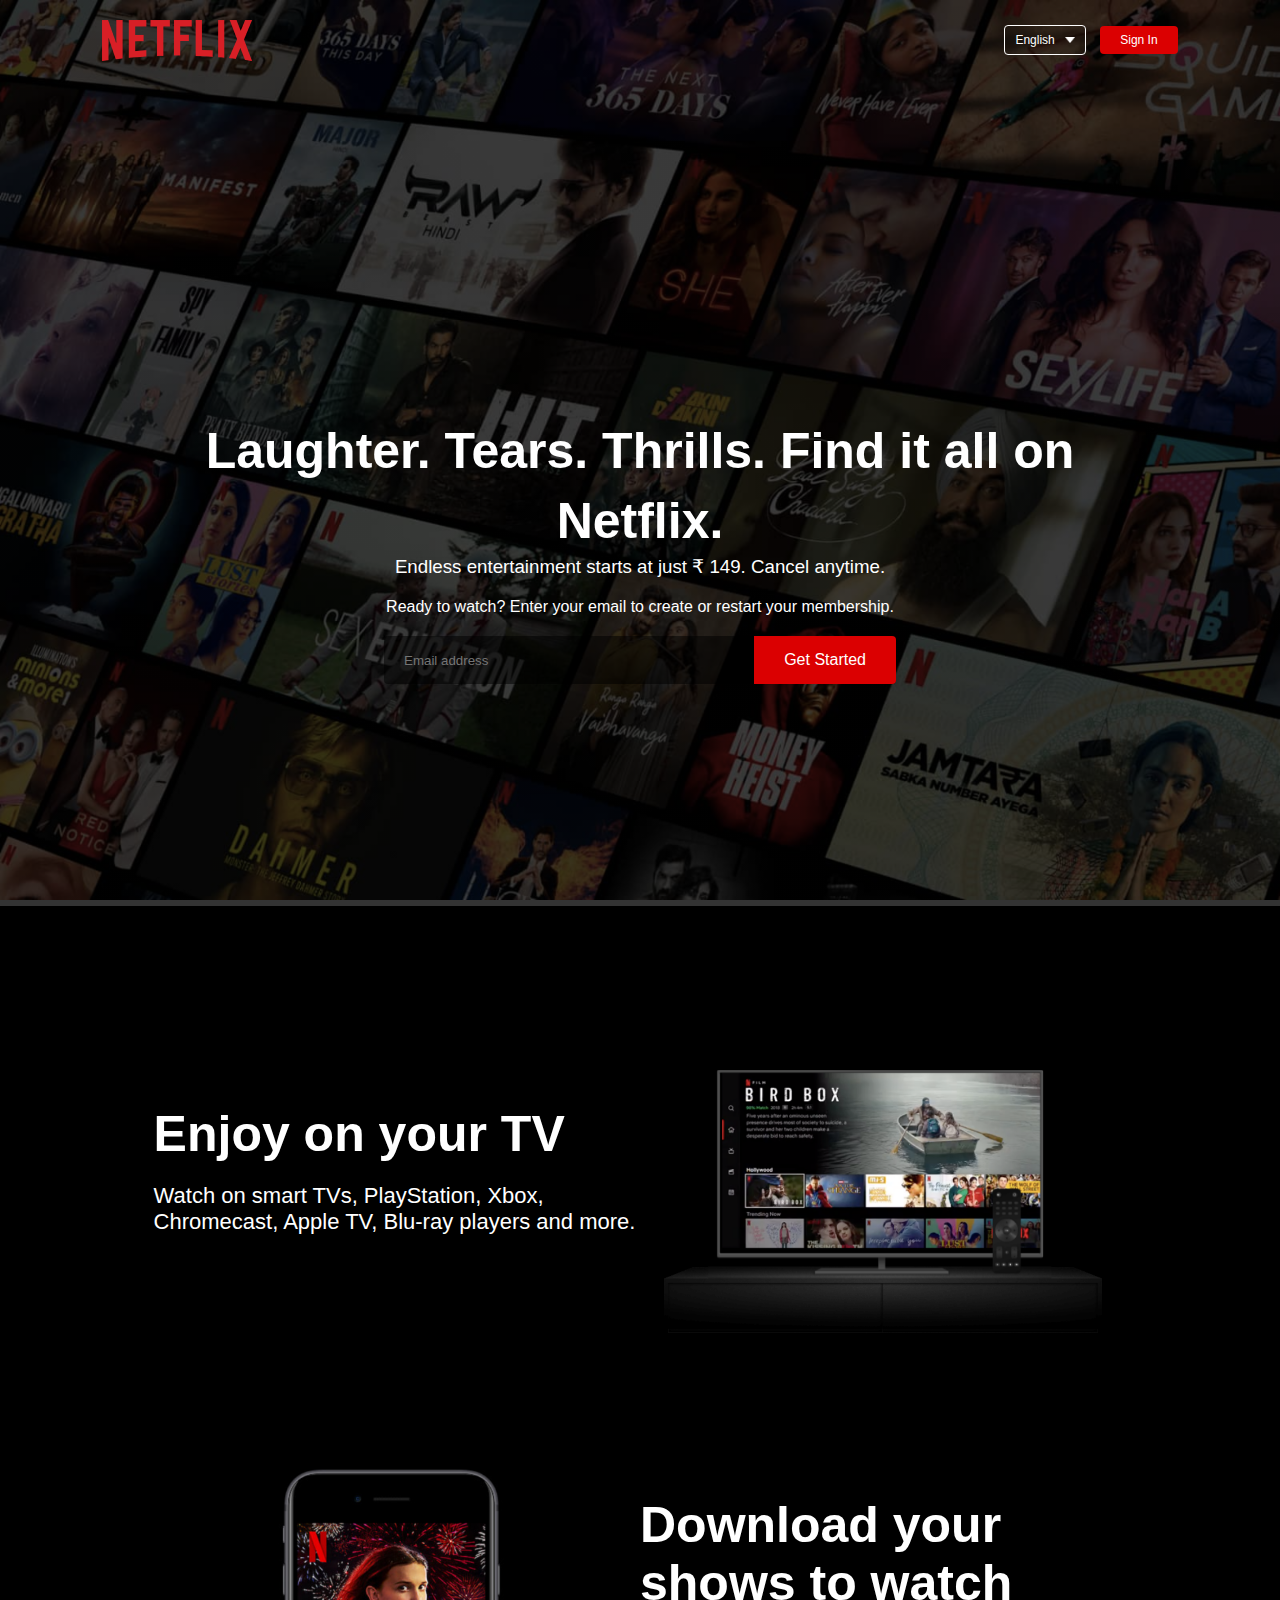
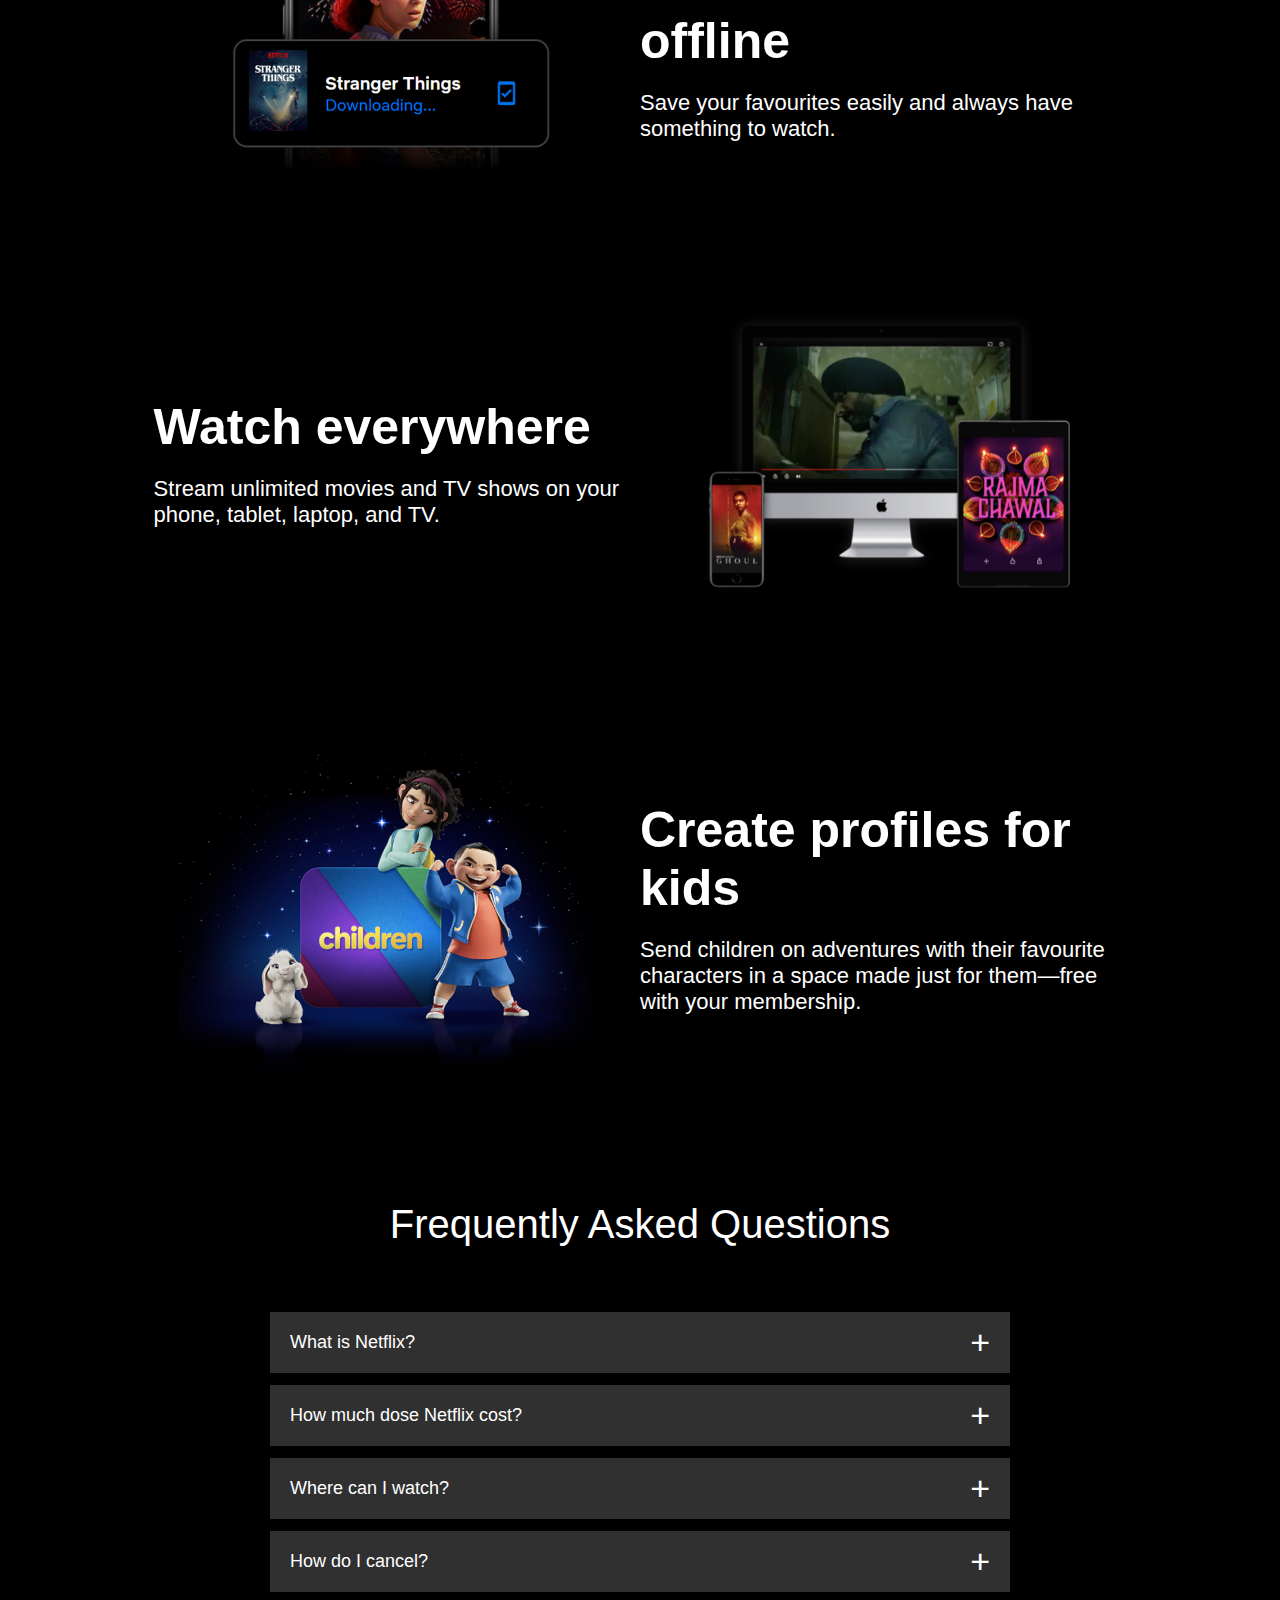
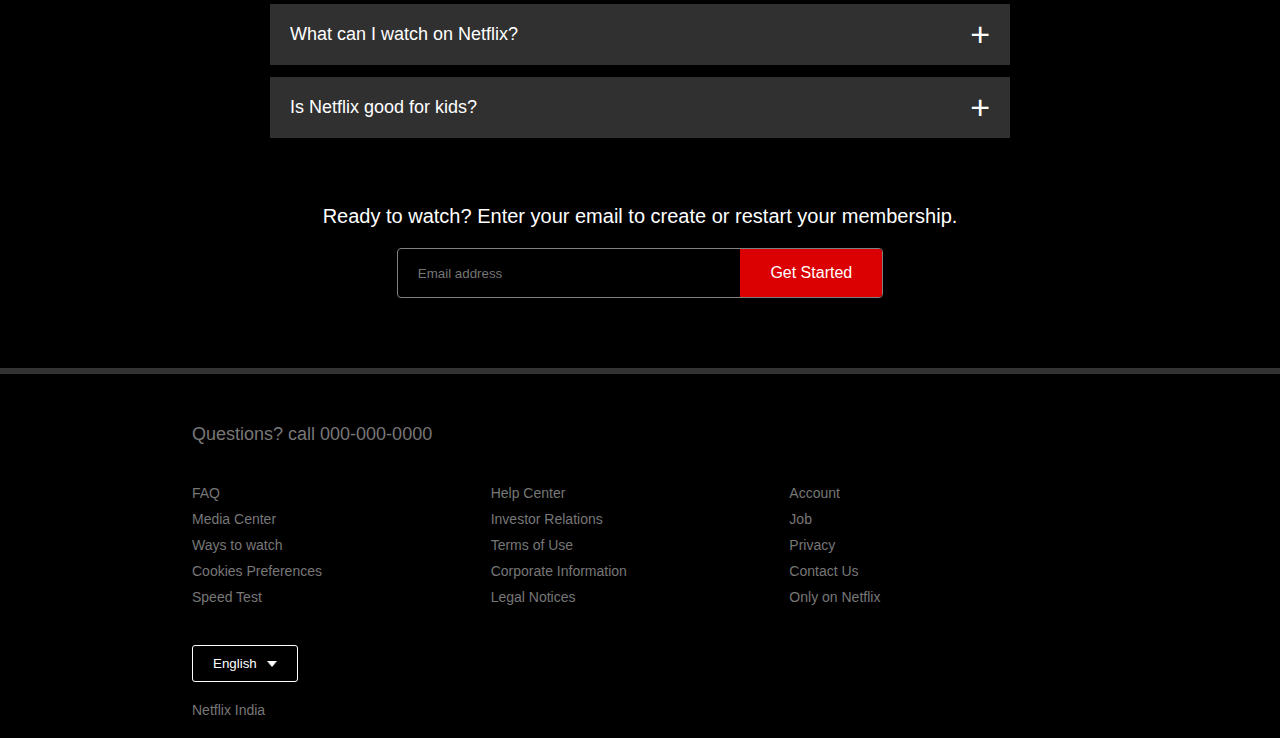
<file: Netflix/index.html>
<!DOCTYPE html>
<html>
<head>
    <meta charset="UTF-8">
    <meta name="viewport" content="width=device-width, initial-scale=1.0">
    <title>Netflix</title>
    <link rel="stylesheet" href="style.css">
</head>
<body>
    <div class="header">
        <nav>
            <img src="Images/logo.png" class="logo">
            <div>
                <button class="language-btn">English <img src="Images/down-icon.png"></button>
                <button>Sign In</button>
            </div>
        </nav>
        <div class="header-content">
            <h1>Laughter. Tears. Thrills. Find it all on Netflix.</h1>
            <h3>Endless entertainment starts at just ₹ 149. Cancel anytime.</h3>
            <p class="membership">Ready to watch? Enter your email to create or restart your membership.</p>
            <form class="email-signup">
                <input type="email" placeholder="Email address" required>
                <button type="submit">Get Started</button>
            </form>
        </div>
    </div>
    <div class="features">
        <div class="row">
            <div class="text-col">
                <h2>Enjoy on your TV</h2>
                <p>Watch on smart TVs, PlayStation, Xbox, Chromecast, Apple TV, Blu-ray players and more.</p>
            </div>
            <div class="img-col">
                <img src="Images/feature-1.png">
            </div>
        </div>
        <div class="row">
            <div class="img-col">
                <img src="Images/feature-2.png">
            </div>
            <div class="text-col">
                <h2>Download your shows to watch offline</h2>
                <p>Save your favourites easily and always have something to watch.</p>
            </div>
        </div>
        <div class="row">
            <div class="text-col">
                <h2>Watch everywhere</h2>
                <p>Stream unlimited movies and TV shows on your phone, tablet, laptop, and TV.</p>
            </div>
            <div class="img-col">
                <img src="Images/feature-3.png">
            </div>
        </div>
        <div class="row">
            <div class="img-col">
                <img src="Images/feature-4.png">
            </div>
            <div class="text-col">
                <h2>Create profiles for kids</h2>
                <p>Send children on adventures with their favourite characters in a space made just for them—free with your membership.</p>
            </div>
        </div>
    </div>

    <div class="faq">
        <h2>Frequently Asked Questions</h2>
        <ul class="accordion">
            <li>
                <input type="radio" name="accordion" id="first">
                <label for="first">What is Netflix?</label>
                <div class="content">
                    <p> Netflix is a streaming service.</p>
                </div>
            </li>
            <li>
                <input type="radio" name="accordion" id="second">
                <label for="second">How much dose Netflix cost?</label>
                <div class="content">
                    <p> Netflix is a streaming service.</p>
                </div>
            </li>
            <li>
                <input type="radio" name="accordion" id="third">
                <label for="third">Where can I watch?</label>
                <div class="content">
                    <p> Netflix is a streaming service.</p>
                </div>
            </li>
            <li>
                <input type="radio" name="accordion" id="fourth">
                <label for="fourth">How do I cancel?</label>
                <div class="content">
                    <p> Netflix is a streaming service.</p>
                </div>
            </li>
            <li>
                <input type="radio" name="accordion" id="fifth">
                <label for="fifth">What can I watch on Netflix?</label>
                <div class="content">
                    <p> Netflix is a streaming service.</p>
                </div>
            </li>
            <li>
                <input type="radio" name="accordion" id="sixth">
                <label for="sixth">Is Netflix good for kids?</label>
                <div class="content">
                    <p> Netflix is a streaming service.</p>
                </div>
            </li>
        </ul>
        <small>Ready to watch? Enter your email to create or restart your membership.</small>
        <form class="email-signup">
            <input type="email" placeholder="Email address">
            <button type="submit">Get Started</button>
        </form>
    </div>

    <div class="footer">
        <h2>Questions? call 000-000-0000</h2>
        <div class="row">
            <div class="col">
                <a href="#">FAQ</a>
                <a href="#">Media Center</a>
                <a href="#">Ways to watch</a>
                <a href="#">Cookies Preferences</a>
                <a href="#">Speed Test</a>
            </div>
            <div class="col">
                <a href="#">Help Center</a>
                <a href="#">Investor Relations</a>
                <a href="#">Terms of Use</a>
                <a href="#">Corporate Information</a>
                <a href="#">Legal Notices</a>
            </div>
            <div class="col">
                <a href="#">Account</a>
                <a href="#">Job</a>
                <a href="#">Privacy</a>
                <a href="#">Contact Us</a>
                <a href="#">Only on Netflix</a>
            </div>
        </div>
        <button class="language-btn">English <img src="Images/down-icon.png"></button>
        <p class="copyright-txt">Netflix India</p>
    </div>

</body>
</html>
</file>
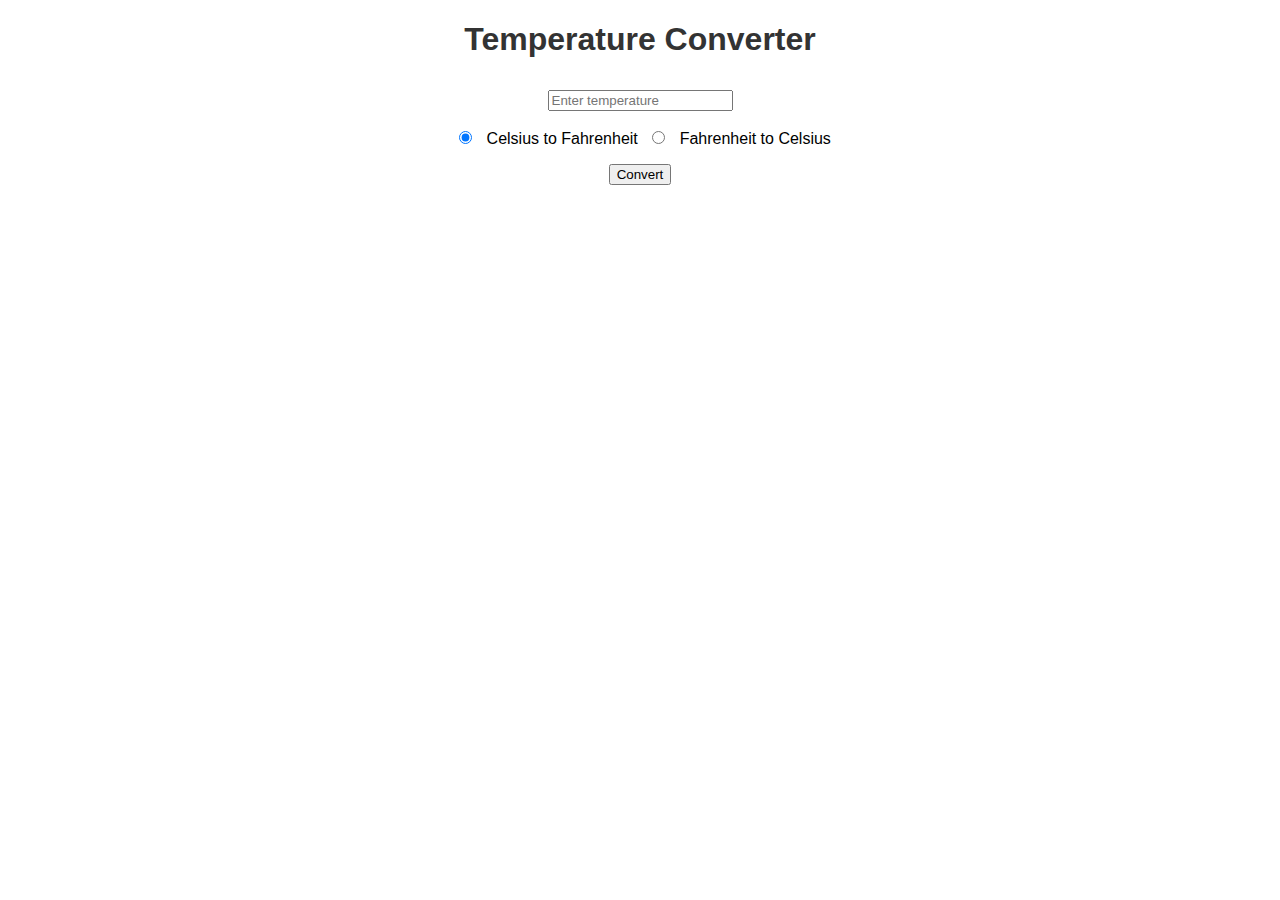
<file: try/try.html>
<!DOCTYPE html>
<html>
<head>
  <title>Temperature Converter</title>
  <link rel="stylesheet" type="text/css" href="try.css">
</head>
<body>
  <h1>Temperature Converter</h1>
  <input type="number" id="temperature" placeholder="Enter temperature">
  <br>
  <input type="radio" name="conversion" value="celsiusToFahrenheit" checked> Celsius to Fahrenheit
  <input type="radio" name="conversion" value="fahrenheitToCelsius"> Fahrenheit to Celsius
  <br>
  <button onclick="convertTemperature()">Convert</button>
  <br>
  <h2 id="result"></h2>

  <script src="try.js"></script>
</body>
</html>

<!--
CSS (style.css):

css
body {
  text-align: center;
  font-family: Arial, sans-serif;
}

h1 {
  color: #333;
}

input, button {
  margin: 10px;
}

#result {
  font-size: 24px;
  color: #333;
}


JavaScript (script.js):

javascript
function convertTemperature() {
  var temperature = parseFloat(document.getElementById("temperature").value);
  var conversionType = document.querySelector('input[name="conversion"]:checked').value;
  var resultElement = document.getElementById("result");

  if (conversionType === "celsiusToFahrenheit") {
    var convertedTemperature = (temperature * 9/5) + 32;
    resultElement.innerText = temperature + "°C is " + convertedTemperature + "°F";
  } else {
    var convertedTemperature = (temperature - 32) * 5/9;
    resultElement.innerText = temperature + "°F is " + convertedTemperature + "°C";
  }
}
</file>
<file: Netflix/style.css>
* {
    margin: 0;
    padding: 0;
    font-family: sans-serif;
    box-sizing: border-box;
}

body {
    background: #000;
    color: #fff;
}

.header {
    width: 100%;
    height: 100vh;
    background-image: linear-gradient(rgba(0, 0, 0, 0.7),
            rgba(0, 0, 0, 0.7)), url('./Images/header-image.png');
    background-size: cover;
    background-position: center;
    padding: 10px 8%;
    position: relative;
}

nav{
    display: flex;
    align-items: center;
    justify-content: space-between;
    padding: 10px 0;
}

.logo{
    width: 150px;
    cursor: pointer;
}

nav button{
    border: 0;
    outline: 0;
    background: #db0001;
    color: #fff;
    padding: 7px 20px;
    font-size: 12px;
    border-radius: 4px;
    margin-left: 10px;
    cursor: pointer;
}

.language-btn{
    display: inline-flex;
    align-items: center;
    background: transparent;
    border: 1px solid #fff;
    padding: 7px 10px;
}

.language-btn img{
    width: 10px;
    margin-left: 10px;
}

.header-content{
   /* border: 5px solid red;*/
    position: absolute;
    top: 50%;
    left: 50%;
    transform: translate(-50%,-50%);
    text-align: center;
    margin-top: 100px;
    width: 80%;
}

.header-content h1{
    font-size: 50px;
    line-height: 70px;
    font-weight: 600;
    max-width: 100%;
}

.header-content h3{
    font-weight: 400;
    margin-bottom: 20px;
}

.membership{
    margin-bottom: 20px;
}

.email-signup{
    background: rgba(0, 0, 0, 0.508);
    border-radius: 4px;
    display: flex;
    align-items: center;
    margin-top: 30px;
    overflow: hidden;
    width: 50%;
    margin: 0 auto;

}

.email-signup input{
    background: none;
    color: #fff;
    flex: 1;
    border: 0;
    outline: 0;
    margin-left: 20px;
}

.email-signup button{
    background: #db0001;
    border: 0;
    outline: 0;
    color: #fff;
    font-size: 16px;
    cursor: pointer;
    padding: 15px 30px;
}

/* -------------features----------- */

.features{
    border-top: 6px solid #333;
    padding: 50px 12%;
    font-size: 22px;
}

.row{
    display: flex;
    width: 100%;
    align-items: center;
    flex-wrap: wrap;
    padding: 50px 0;
}

.text-col{
    flex-basis: 50%;
    margin-bottom: 20px;
}

.img-col{
    flex-basis: 50%;
    margin-bottom: 20px;
}

.img-col img{
    display: block;
    width: 90%;
    margin: auto;
}

.features h2{
    font-size: 50px;
    font-weight: 600;
    margin-bottom: 20px;
}

/* ----------------faq--------------- */

.faq{
    padding: 10px 12%;
    text-align: center;
    font-size: 18px;
}

.faq h2{
    font-weight: 500;
    font-size: 40px;
}

.accordion{
    margin: 60px auto;
    width: 100%;
    max-width: 750px;
}

.accordion li{
    list-style: none;
    width: 100%;
    padding: 5px;
}

.accordion li label{
    display: flex;
    align-items: center;
    padding: 20px;
    font-size: 18px;
    font-weight: 500;
    background: #303030;
    margin-bottom: 2px;
    cursor: pointer;
    position: relative;
}

label::after{
    content: '+';
    font-size: 34px;
    position: absolute;
    right: 20px;
    transition: transform 0.5s;
}

input[type="radio"]{
    display: none;
}

.accordion .content{
    background: #303030;
    text-align: left;
    padding: 0 20px;
    max-height: 0;
    overflow: hidden;
    transition: max-height 0.5s, padding 0.5s;
}

.accordion input[type="radio"]:checked + label + .content{
    max-height: 600px;
    padding: 30px 20px;
}

.accordion input[type="radio"]:checked + label::after{
    transform: rotate(135deg);
}

.faq .email-signup{
    max-width: 600px;
    margin: 20px auto 60px;
    border: 1px solid gray;
}

.faq small{
    font-size: 20px;
}

/* -------------------footer-------------------- */

.footer{
    padding: 50px 15% 10px;
    border-top: 6px solid #333;
    color: #777;
}
.footer h2{
    font-size: 18px;
    font-weight: 400;
    margin-bottom: 30px;
}

.footer .col{
    flex-basis: 25%;
    flex-grow: 1;
    margin-bottom: 20px;
}

.footer .col a{
    display: block;
    text-decoration: none;
    color: #777;
    font-size: 14px;
    margin-bottom: 10px;
}

.footer .row{
    align-items: flex-start;
    padding: 10px 0;
}

.footer .language-btn{
    color: #fff;
    padding: 10px 20px;
    border-radius: 3px;
}

.copyright-txt{
    font-size: 14px;
    margin-top: 20px;
    margin-bottom: 10px;
}

/* ------------media-queries-for-small-screen----------- */

@media only screen and (max-width: 600px){
    .logo{
        width: 100px;
    }
    nav button{
        padding: 5px 10px;
    }
    nav .language-btn{
        padding: 4px 8px;
    }
    .header-content{
        position: unset;
        transform: none;
        padding-top: 150px;
    }
    .header-content h1{
        font-size: 30px;
    }
    .email-signup button{
        font-size: 12px;
        padding: 10px 15px;
    }
    .text-col,.img-col{
        flex-basis: 100%;
    }
    .features h2{
        font-size: 30px;
    }
    .features p{
        font-size: 15px;
    }
    .row:nth-child(2),.row:nth-child(4){
        flex-direction: column-reverse;
    }
    .features .row{
        padding: 10px 0;
    }
    .faq h2{
        font-size: 20px;
    }
    .accordion .content{
        font-size: 14px;
    }
    .accordion li label{
        padding: 10px;
        font-size: 14px;
    }
    label::after{
        font-size: 22px;
    }
}
</file>
<file: try/try.css>
body {
    text-align: center;
    font-family: Arial, sans-serif;
  }
  
  h1 {
    color: #333;
  }
  
  input, button {
    margin: 10px;
  }
  
  #result {
    font-size: 24px;
    color: #333;
  }
</file>
